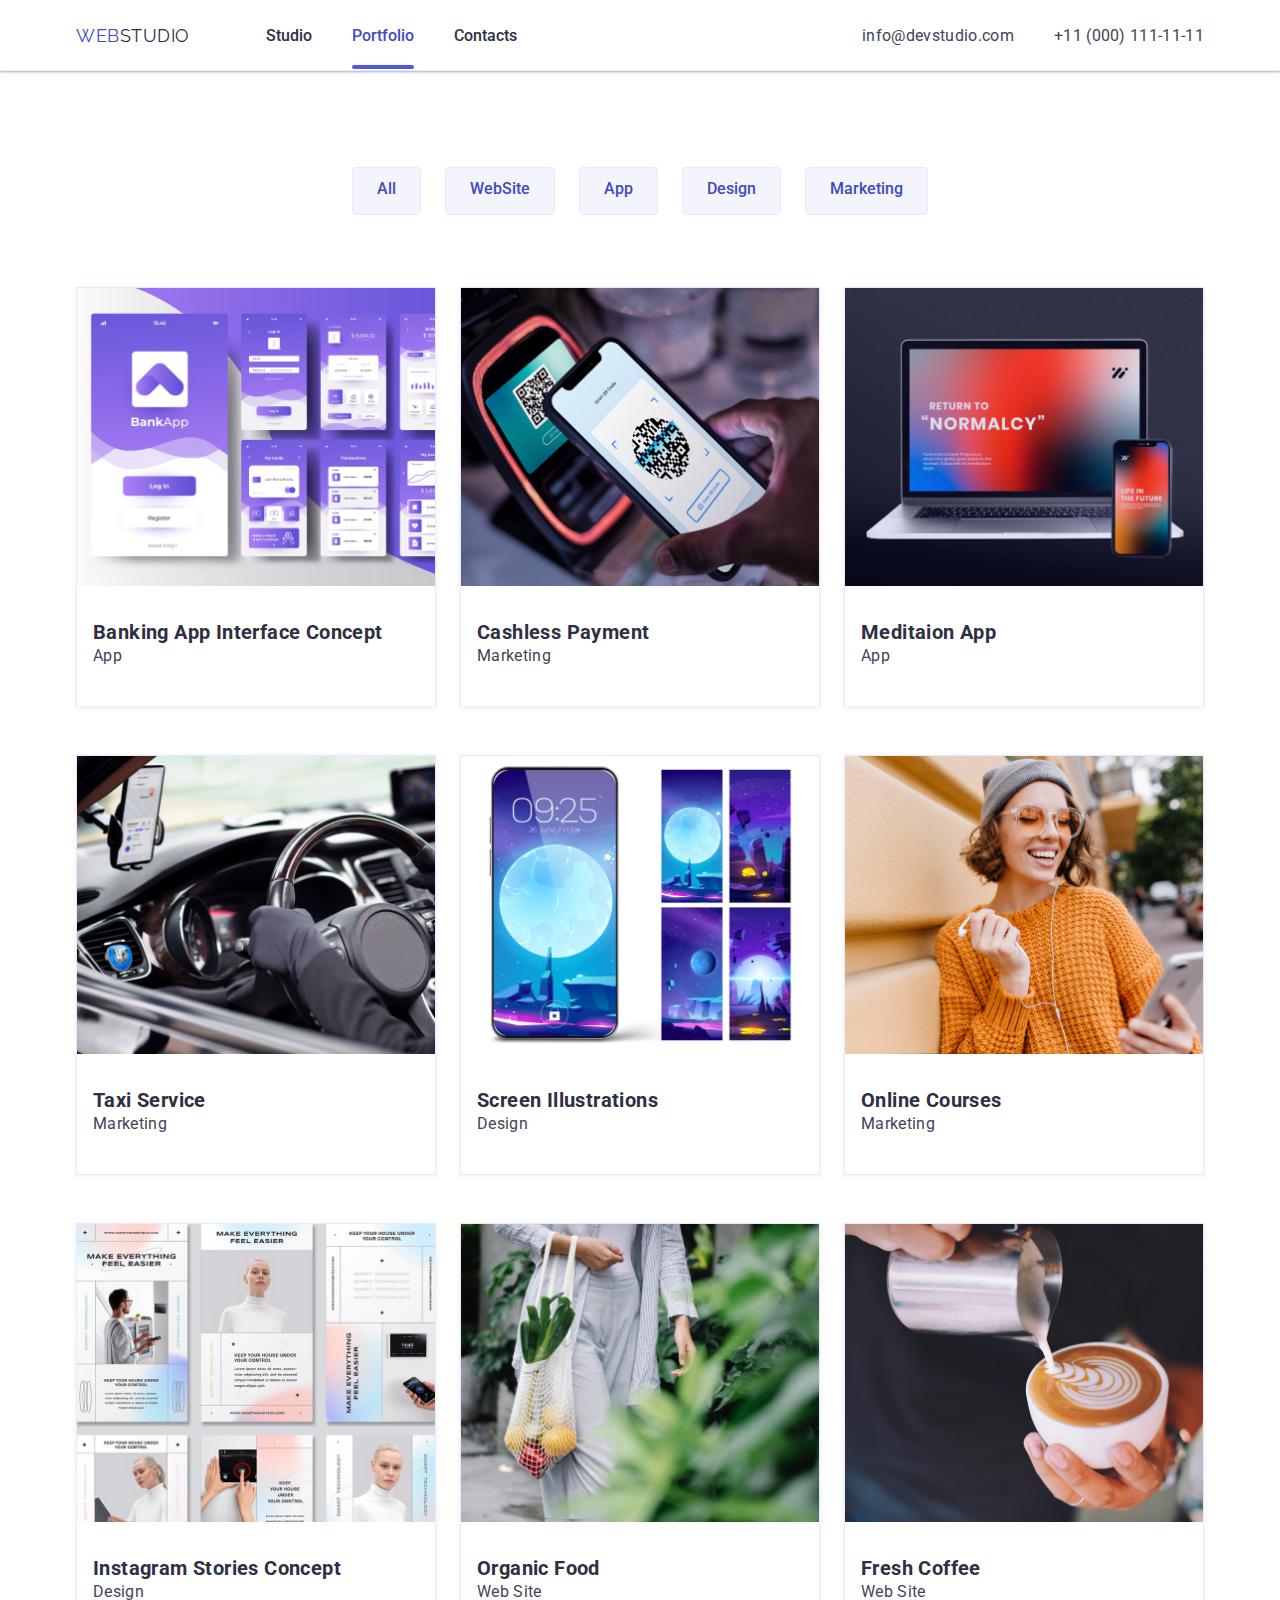
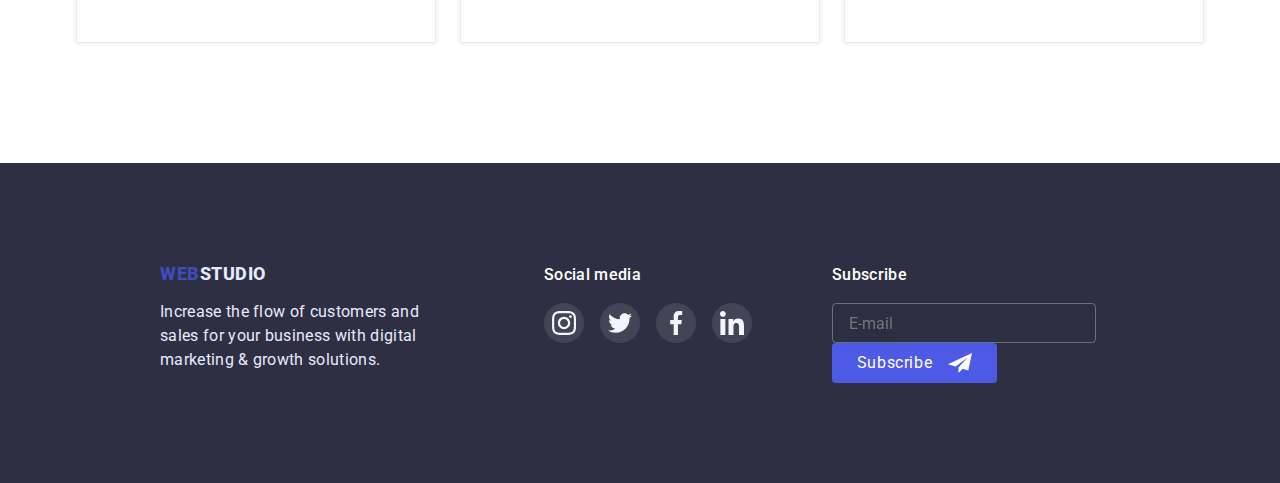
<file: portfolio.html>
<!DOCTYPE html>
<html lang="en">
  <head>
    <meta charset="UTF-8">
    <meta http-equiv="X-UA-Compatible" content="IE=edge">
    <meta name="viewport" content="width=device-width, initial-scale=1.0">
    <title>Portfolio</title>
    <link rel="preconnect" href="https://fonts.googleapis.com"><link rel="preconnect"
    href="https://fonts.gstatic.com" crossorigin><link
    href="https://fonts.googleapis.com/css2?family=Raleway:wght@800&family=Roboto:wght@400;500;700&display=swap"
    rel="stylesheet">
    <link rel="stylesheet" href="https://cdnjs.cloudflare.com/ajax/libs/modern-normalize/1.1.0/modern-normalize.min.css">
    <link rel="stylesheet" href=".//css/styles.css">
  </head>
<body>
    <!--header-->
    <header class="header">
      <div class="header-conteiner conteiner">
        <nav class="navigation">
          <a href="./index.html" class="logo">
            <span class="color-logo">Web</span>Studio
          </a>
          <ul class="header-link">
            <!--Header Navigation-->
            <li class="header-link-item">
              <a href="./index.html" class="link-nav">
                Studio
              </a>
            </li>
            <li class="header-link-item">
              <a href="./portfolio.html" class="link-nav  activ">
                Portfolio
              </a>
            </li>
            <li class="header-link-item">
              <a href="./index.html" class="link-nav">
                Contacts
              </a>
            </li>
          </ul>
        </nav>
        <address class="address">
          <!--Footer Contact List-->
          <ul class="header-nav">
            <li class="header-nav-item">
              <a href="mailto:info@devstudio.com" class="contatc-link">
                info@devstudio.com
              </a>
            </li>
            <li class="header-nav-item">
              <a href="tel:+110001111111" class="contatc-link">
                +11 (000) 111-11-11
              </a>
            </li>
          </ul>
        </address>
      </div>
    </header>
    <main>
      <section class="section portfolio">
          <div class="conteiner">
            <!-- list of nav.buttoms -->
            <!-- <h1> Selection button's -->
              <h1 class="visually-hidden">Hiden</h1>
            <ul class="button-list">
              <li>
                <button type="button" class="selection-button">All</button>
              </li>
              <li>
                <button type="button" class="selection-button">WebSite</button>
              </li>
              <li>
                <button type="button" class="selection-button">App</button>
              </li>
              <li>
                <button type="button" class="selection-button">Design</button>
              </li>
              <li>
                <button type="button" class="selection-button last">Marketing</button>
              </li>
            </ul>
            <!-- portfolio List -->
            <ul class="portfolio-list">
              <li class="portfolio-item">
                <a href="./portfolio.html">
                    <div class="portfolio-thumb">
                      <img src=".//images/portfolio-works/banking_app_1x.jpg" alt="Banking App Interface Concept" width="480"
                      height="300" class="item-image" srcset=".//images/portfolio-works/banking_app_1x.jpg 1x, .//images/portfolio-works/banking_app_2x.jpg 2x ">
                    <p class="hover-text">
                      14 Stylish and User-Friendly App Design Concepts · 
                      Task Manager App · Calorie Tracker App · Exotic Fruit Ecommerce App · 
                      Cloud Storage App
                    </p>
                    </div>
                  <div class="portfolio-subtitle">
                    <h2 class="section-subtitle-ptf">Banking App Interface Concept</h2>
                    <p class="section-text">App</p>
                  </div>
                </a>
              </li>
              <li class="portfolio-item">
                <a href="./portfolio.html">
                  <div class="portfolio-thumb">
                    <img src=".//images/portfolio-works/cashless_payment_1x.jpg" alt="Cashless Payment" width="480"
                    height="300" class="item-image" srcset=".//images/portfolio-works/cashless_payment_1x.jpg 1x, .//images/portfolio-works/cashless_payment_2x.jpg 2x">
                    <p class="hover-text">
                      14 Stylish and User-Friendly App Design Concepts · 
                      Task Manager App · Calorie Tracker App · Exotic Fruit Ecommerce App · 
                      Cloud Storage App
                    </p>
                  </div>
                  <div class="portfolio-subtitle">
                    <h2 class="section-subtitle-ptf">Cashless Payment</h2>
                    <p class="section-text">Marketing</p>
                  </div>
                </a>
              </li>
              <li class="portfolio-item">
                <a href="./portfolio.html">
                  <div class="portfolio-thumb">
                    <img src=".//images/portfolio-works/maditation_app_1x.jpg" alt="Meditaion App" width="480"
                    height="300" class="item-image" srcset=".//images/portfolio-works/maditation_app_1x.jpg 1x, .//images/portfolio-works/maditation_app_2x.jpg 2x">
                    <p class="hover-text">
                      14 Stylish and User-Friendly App Design Concepts · 
                      Task Manager App · Calorie Tracker App · Exotic Fruit Ecommerce App · 
                      Cloud Storage App
                    </p>
                  </div>
                  <div class="portfolio-subtitle">
                    <h2 class="section-subtitle-ptf">Meditaion App</h2>
                    <p class="section-text">App</p>
                  </div>
                </a>
              </li>
              <li class="portfolio-item">
                <a href="./portfolio.html">
                   <div class="portfolio-thumb">
                     <img src=".//images/portfolio-works/taxi_service_1x.jpg" alt="Taxi Service" width="480"
                     height="300" class="item-image" srcset=".//images/portfolio-works/taxi_service_1x.jpg 1x, .//images/portfolio-works/taxi_service_2x.jpg 2x">
                     <p class="hover-text">
                      14 Stylish and User-Friendly App Design Concepts · 
                      Task Manager App · Calorie Tracker App · Exotic Fruit Ecommerce App · 
                      Cloud Storage App
                    </p>
                  </div>
                  <div class="portfolio-subtitle">
                    <h2 class="section-subtitle-ptf">Taxi Service</h2>
                    <p class="section-text">Marketing</p>
                  </div>
                </a>
              </li>
              <li class="portfolio-item">
                <a href="./portfolio.html">
                   <div class="portfolio-thumb">
                     <img src=".//images/portfolio-works/screen_illustration_1x.jpg" alt="Screen Illustrations" width="480"
                     height="300" class="item-image" srcset=".//images/portfolio-works/screen_illustration_1x.jpg 1x, .//images/portfolio-works/screen_illustration_2x.jpg 2x">
                     <p class="hover-text">
                      14 Stylish and User-Friendly App Design Concepts · 
                      Task Manager App · Calorie Tracker App · Exotic Fruit Ecommerce App · 
                      Cloud Storage App
                    </p>
                  </div>
                  <div class="portfolio-subtitle">
                    <h2 class="section-subtitle-ptf">Screen Illustrations</h2>
                    <p class="section-text">Design</p>
                  </div>
                </a>
              </li>
              <li class="portfolio-item">
                <a href="./portfolio.html">
                   <div class="portfolio-thumb">
                     <img src=".//images/portfolio-works/online_courses_1x.jpg" alt="Online Courses" width="480"
                     height="300" class="item-image" srcset=".//images/portfolio-works/online_courses_1x.jpg 1x, .//images/portfolio-works/online_courses_2x.jpg 2x">
                     <p class="hover-text">
                      14 Stylish and User-Friendly App Design Concepts · 
                      Task Manager App · Calorie Tracker App · Exotic Fruit Ecommerce App · 
                      Cloud Storage App
                    </p>
                  </div>
                  <div class="portfolio-subtitle">
                    <h2 class="section-subtitle-ptf">Online Courses</h2>
                    <p class="section-text">Marketing</p>
                  </div>
                </a>
              </li>
              <li class="portfolio-item">
                <a href="./portfolio.html">
                   <div class="portfolio-thumb">
                     <img src=".//images/portfolio-works/inst_stories_1x.jpg" alt="Instagram Stories Concept" width="480"
                     height="300" class="item-image" srcset=".//images/portfolio-works/inst_stories_1x.jpg 1x, .//images/portfolio-works/inst_stories_2x.jpg 2x">
                     <p class="hover-text">
                      14 Stylish and User-Friendly App Design Concepts · 
                      Task Manager App · Calorie Tracker App · Exotic Fruit Ecommerce App · 
                      Cloud Storage App
                    </p>
                  </div>
                  <div class="portfolio-subtitle">
                    <h2 class="section-subtitle-ptf">Instagram Stories Concept</h2>
                    <p class="section-text">Design</p>
                  </div>
                </a>
              </li>
              <li class="portfolio-item">
                <a href="./portfolio.html">
                   <div class="portfolio-thumb">
                     <img src=".//images/portfolio-works/organic_food_1x.jpg" alt="Organic Food" width="480"
                     height="300" class="item-image" srcset=".//images/portfolio-works/organic_food_1x.jpg 1x, .//images/portfolio-works/organic_food_2x.jpg 2x">
                     <p class="hover-text">
                      14 Stylish and User-Friendly App Design Concepts · 
                      Task Manager App · Calorie Tracker App · Exotic Fruit Ecommerce App · 
                      Cloud Storage App
                    </p>
                  </div>
                  <div class="portfolio-subtitle">
                    <h2 class="section-subtitle-ptf">Organic Food</h2>
                    <p class="section-text">Web Site</p>
                  </div>
                </a>
              </li>
              <li class="portfolio-item">
                <a href="./portfolio.html">
                   <div class="portfolio-thumb">
                     <img src=".//images/portfolio-works/fresh_coffee_1x.jpg" alt="Fresh Coffee" width="480"
                     height="300" class="item-image" srcset=".//images/portfolio-works/fresh_coffee_1x.jpg 1x, .//images/portfolio-works/fresh_coffee_2x.jpg 2x">
                     <p class="hover-text">
                      14 Stylish and User-Friendly App Design Concepts · 
                      Task Manager App · Calorie Tracker App · Exotic Fruit Ecommerce App · 
                      Cloud Storage App
                    </p>
                  </div>
                  <div class="portfolio-subtitle">
                    <h2 class="section-subtitle-ptf">Fresh Coffee</h2>
                    <p class="section-text">Web Site</p>
                  </div>
                </a>
              </li>
            </ul>
          </div>
        </section>
    </main>
    <footer class="footer">
      <div class="conteiner footer-conteiner">
        <div class="logo-wrapper">
          <a href="./index.html" class="logo-footer">
            <span class="color-logo">Web</span>Studio
          </a>
          <p class="footer-text">
            Increase the flow of customers and sales for your business with digital
             marketing & growth solutions.
          </p>
        </div>
        <div class="soc-wrapper">
          <p class="footer-links">Social media</p>
          <ul class="footer-social">
            <li class="footer-social-item">
              <a 
                class="footer-social-link"
                href="https://www.instagram.com/"
                aria-label="instagram"
                target="_blank"
                rel="noopener noreferrer">
                <svg class="social-icon" width="24" height="24">
                  <use href="images/icons.svg#icon-instagram-1"></use>
                </svg>
              </a>
            </li>
            <li class="footer-social-item">
              <a 
                class="footer-social-link"  
                href="https://twitter.com/twitter?lang=uk"
                aria-label="twitter"
                target="_blank"   
                rel="noopener noreferrer">
                <svg class="social-icon "width="24" height="24">
                  <use href="images/icons.svg#icon-twitter-1"></use>
                </svg>
              </a>
              </li>
            <li class="footer-social-item">
              <a
                class="footer-social-link"
                href="https://www.facebook.com/"
                aria-label="facebook"
                target="_blank"
                rel="noopener noreferrer">
                <svg class="social-icon "width="24" height="24">
                  <use href="images/icons.svg#icon-facebook-1"></use>
                </svg>
              </a>
              </li>
              <li class="footer-social-item">
              <a 
                class="footer-social-link"
                href="https://ua.linkedin.com/"
                aria-label="linkedin"
                target="_blank"
                rel="noopener noreferrer">
                <svg class="social-icon "width="24" height="24">
                  <use href="images/icons.svg#icon-linkedin-1"></use>
                </svg>
              </a>
              </li> 
          </ul>
      </div>
      
      <div class="sub-wrapper">
        <form class="sup-form" action="">
          <p class="footer-links">Subscribe</p>
          <div class="sub-container">
            <input type="email" name="" id="" placeholder="E-mail" class="sub-mail">
              <button type="button" class="sub-buttom">
                <span>Subscribe</span>
                <svg class="tg-icon" width="24" height="24">
                <use href="images/icons.svg#icon-Frame"></use>
                </svg>
            </button> 
          </div>
        </form>
      </div>
    </footer>
</body>
</html>
</file>
<file: css/styles.css>
:root{
        --primary-brand: #4D5AE5;
        --active-button: #404BBF;
        --section-colour: #2E2F42;
        --success: #31D0AA;
        --text-discription: #434455;
        --subtle-text: #8E8F99;
        --accent: #E7E9FC;
        --cloud-bckground: #F4F4FD;
        --white-base: #ffffff;
    }


    body {
        font-family: 'Roboto',sans-serif;
        color: var(--section-colour);
        font-size: 16px;
        background-color: var(--white-base);
    }

    .visually-hidden {
        position: absolute;
        width: 1px;
        height: 1px;
        margin: -1px;
        border: 0;
        padding: 0;
        white-space: nowrap;
        clip-path: inset(100%);
        clip: rect(0 0 0 0);
        overflow: hidden;
    }

    ul{
        list-style-type: none;
    }

    ul,h1,h2,h3,h4,h5,h6,p{
        margin-top: 0;
        margin-bottom: 0;
    }

    ul{
        padding-left: 0;
    }

    a{
        text-decoration: none;
        color: inherit;
    }

    img{
        display: block;
        max-width: 100%;
        height: auto;
    }

    .header{
       padding: 24px 0 22px 0;
       border-bottom: 1px solid var(--accent);
        box-shadow: 0px 2px 1px rgba(46, 47, 66, 0.08),
        0px 1px 1px rgba(46, 47, 66, 0.16),
        0px 1px 6px rgba(46, 47, 66, 0.08);
    }

    @media screen and (max-width:1200px) {
        .header{
            padding: 24px 0 10px 0;}
    }
    .conteiner{
        max-width: 428px;
        margin-left: auto;
        margin-right: auto;
        padding: 0 15px;} 
    

    @media screen and (min-width:768px){
        .conteiner{
            max-width: 768px;
            }
    }

    @media screen and (min-width:1200px){
    .conteiner{
        max-width: 1158px;}
    }       

    
    .header-conteiner{
        display: flex;
        align-items: center;
    }

    .navigation{
        display: flex;
        align-items: center;
    }
    
    @media screen and (max-width: 768px){
        .section{
            padding-top: 96px;
        padding-bottom: 96px;}
    }
    @media screen and (min-width:768px){
        .section{
            padding-top: 96px;
            padding-bottom: 96px;}
    }
    @media screen and (min-width:1200px){
        .section{
            padding-top: 120px;
            padding-bottom: 120px;}
    }

    .address{
        margin-left: auto;
    }   

    .header-nav{
        display: flex;
        margin-left: auto;
        gap: 40px;
    }

    @media screen and (max-width:768px){
        .header-nav {
            display: none;}
    }

    @media screen and (min-width:768px) and (max-width:1200px){
        .header-nav {
            display: flex;
            flex-direction: column;
            gap: 4px;}
    }

    .link-nav.activ::after{
        content: '';
        position: absolute;
        display: block;
        width: 100%;
        height: 4px;
        border-radius: 2px;
        background-color: var(--primary-brand);
        bottom: -24px;

        transition-property: opacity;
        transition-duration: 250ms;
        transition-timing-function: cubic-bezier(0.4, 0, 0.2, 1);
    }

    .link-nav.activ{
        color: var(--active-button);
    }


    .header-link{
        display: none;
    }

    @media screen and (min-width:768px){
        .header-link{
            margin-left: 76px;
            display: flex;
            gap: 40px;  }
    } 

    @media screen and (min-width:768px) and (max-width:1200px){
        .header-link{
            margin-left: 120px;}
    }
  
    nav{
        display: block;
    }

    .color-logo{
        color: var(--active-button);
    }

    .logo{
        color: var(--section-colour);
        font-family: 'Raleway';
        font-size: 18px;
        line-height: 1.33;
        align-items: center;
        letter-spacing: 0.03em;
        text-transform: uppercase;
        display: inline-block;
    }

    .link-nav{
        position: relative;
        line-height: 1.5;
        letter-spacing: 0.02px;
        font-weight: 500;
        transition-property: color;
        transition-duration: 250ms;
        transition-timing-function: cubic-bezier(0.4, 0, 0.2, 1);
    }

    .link-nav:hover,
    .link-nav:focus{
        color: var(--active-button);
    }

    .contatc-link{
        position: relative;
        font-weight: 400;
        color:var(--text-discription);
        font-style: normal;

        transition-property: color;
        transition-duration: 250ms;
        transition-timing-function: cubic-bezier(0.4, 0, 0.2, 1);
    }

    @media screen and (min-width:768px) {
        .contatc-link{
            font-size: 12px;
            line-height: 1,3;
            letter-spacing: 0.04em;}
    }
    @media screen and (min-width:1200px) {
        .contatc-link{
            font-size: 16px;
            line-height: 1,5;
            letter-spacing: 0.02em;}
        
    }

    .contatc-link:hover,
    .contatc-link:focus{
        color: var(--active-button);
    }

    .studio-activ::after{
        opacity: 1;
    }

     .portfolio-activ::after{
        opacity: 1;
    } 

    .burger{
        fill: var(--section-colour);
    }

    .banner{
        background-image: linear-gradient(
                to top,
                rgba(46, 47, 66, 0.7),
                rgba(46, 47, 66, 0.7)),
                url("../images/bcg_pctr/Dark-bg480_1x.jpg");
                background-repeat: no-repeat;
                margin-left: auto;
                margin-right: auto;
    }

    @media screen and (min-resolution: 2ddx){
        .banner{
            background-image: url("../images/bcg_pctr/Dark-bg480_2x.png");}  
    }
    
    @media screen and (max-width: 768px){
        .banner{
            background-position: center;
            background-size: cover;
            text-align: center;
            padding-top: 112px;
            padding-bottom: 112px;} 
    }

    @media screen and (min-width:768px){
        .banner{
            background-position: center;
            background-size: cover;
            min-width: 428px;
            text-align: center;
            padding-top: 112px;
            padding-bottom: 108px;
            min-width: 768px;

            background-image: linear-gradient(
                to top,
                rgba(46, 47, 66, 0.7),
                rgba(46, 47, 66, 0.7)),
                url("../images/bcg_pctr/Dark-bg768_1x.jpg");}
    }

    @media screen and (min-resolution: 2ddx){
        .banner{
            background-image: url("../images/bcg_pctr/Dark-bg768_2x.jpg");}  
    }

    @media screen and (min-width:1200px){
    .banner{
        padding-top: 188px;
        padding-bottom: 188px;
        max-width: 1440px;
        background-image: linear-gradient(
            to top,
            rgba(46, 47, 66, 0.7),
            rgba(46, 47, 66, 0.7)),
            url("../images/bcg_pctr/people-office\ 11128_1x.jpg");}
    }

    @media screen and (min-resolution: 2ddx){
        .banner{
            background-image: url("../images/bcg_pctr/people-office\ 11128_2x.jpg");}  
    }

    
    .about{
        padding-top: 0px;
    }

    @media screen and (max-width:1200px){
        .about{
            display: none;} 
    }

    @media screen and (min-width:420px) {
        .banner-title{
            width: 320px;
        }    
    }

    @media screen and (max-width: 768px){
        .banner-title{
            color: var(--white-base); 
            font-size: 36px;
            line-height: 1.1;
            text-align: center;
            letter-spacing: 0.02em;
            margin-left: auto;
            margin-right: auto;
            margin-bottom: 72px;}
    }

    @media screen and (min-width:768px){
        .banner-title{
            color: var(--white-base);
            width: 496px;
            font-size: 56px;
            line-height: 1.07;
            letter-spacing: 0.02em;
            margin-left: auto;
            margin-right: auto;
            margin-bottom: 40px;}
    }

    @media screen and (min-width:1200px){
    .banner-title{
        width: 496px;
        margin-bottom: 48px;}
    }
    

    .backdrop{
        position: fixed;
        top: 0;
        left: 0;
        width: 100%;
        height: 100%;
        overflow-y: hidden;
        background: rgba(46, 47, 66, 0.4);

        transition: opacity, visibility;
        transition-duration: 250ms;
        transition-timing-function: cubic-bezier(0.4, 0, 0.2, 1);
    }

    .backdrop.is-hidden{
        opacity: 0;
        pointer-events: none;
        visibility: hidden;
    }


    @media screen and (max-width: 768px) {
        .modal{
        position: absolute;
        top: 50%;
        left: 50%;
        transform: translate(-50%,-50%);
        width: 90%;
        max-height: 700px;
    
        background: #FCFCFC;
        box-shadow: 0px 1px 1px rgba(0, 0, 0, 0.14),
                    0px 1px 3px rgba(0, 0, 0, 0.12),
                    0px 2px 1px rgba(0, 0, 0, 0.2);
        border-radius: 4px;
        padding-top: 72px;
        padding-left: 16px;
        padding-right: 16px;
        padding-bottom: 24px;}
    }

    @media screen and (min-width: 768px) {
        .modal{
            position: absolute;
            top: 50%;
            left: 50%;
            transform: translate(-50%,-50%);

            width: 408px;
            min-height: 586px;
    
            background: #FCFCFC;
            box-shadow: 0px 1px 1px rgba(0, 0, 0, 0.14),
                        0px 1px 3px rgba(0, 0, 0, 0.12),
                        0px 2px 1px rgba(0, 0, 0, 0.2);
            border-radius: 4px;
            padding-top: 72px;
            padding-left: 24px;
            padding-right: 24px;
            padding-bottom: 24px;}
    }
    .modal-button{
        position: absolute;
        display: block;
        width: 24px;
        height: 24px;
        top: 24px;
        right: 24px;
        border-radius: 50%;
        background: var(--accent);
        border: 1px solid rgba(0, 0, 0, 0.1);
        cursor: pointer; 

    }

    .modal-button:hover,
    .modal-button:focus{
        background: var(--active-button);
    }

    .modal-button:hover .close,
    .modal-button:focus .close{
        fill: var(--cloud-bckground);
    }

    .modal-header{
        font-weight: 500;
        font-size: 16px;
        line-height: 1.5;
        text-align: center;
        letter-spacing: 0.02em;
        margin-bottom: 14px;
    }

    .modal-title{
        font-size: 12px;
        line-height: 1.33;
        letter-spacing: 0.04em;
        color: #757575;
        margin-bottom: 4px;
    }

    .field{
        width: 100%;
        height: 40px;
        border: 1px solid rgba(33, 33, 33, 0.2);
        border-radius: 4px;
        padding-left: 38px;

        transition-property: border;
        transition-duration: 250ms;
        transition-timing-function: cubic-bezier(0.4, 0, 0.2, 1)
    }

    .field:focus{
        outline: none;
        border:1px solid #4D5AE5;
    }


    .field:focus + .contact-icon{
        fill: var(--primary-brand);
    }


    .comment{
        display: block;
        width: 100%;
        height: 120px;
        border: 1px solid rgba(33, 33, 33, 0.2);
        border-radius: 4px;

        font-style: normal;
        font-weight: 400;
        font-size: 12px;
        line-height: 1.33;
        letter-spacing: 0.04em;
        color: rgba(117, 117, 117, 0.5);
        padding-left: 16px;
        padding-top: 8px;
        margin-bottom: 16px;
        resize: none;
    }


    .accept{
        font-style: normal;
        font-weight: 400;
        font-size: 12px;
        line-height: 1.3;
        letter-spacing: 0.04em;
        color: var(--subtle-text);
    }

    .privacy-check{
        display: flex;
        margin-bottom: 24px;
    }

    .checkbox{
        width: 16px;
        height: 16px;
        border: 1.25px solid var(--section-colour);
        border-radius: 2px;
        margin-right: 8px;

        transition-property: accent-color;
        transition-duration: 250ms;
        transition-timing-function: cubic-bezier(0.4, 0, 0.2, 1)
    }

    .checkbox:hover,
    .checkbox:focus{
        accent-color: var(--active-button);
    }

    .privacy{
        font-weight: 400;
        font-size: 12px;
        line-height: 1.33;
        letter-spacing: 0.04em;
        text-decoration-line: underline;
        color: var(--primary-brand);
    }

    .send{
        width: 169px;
        display: block;
        margin-left: auto;
        margin-right: auto;
    }

    .contact-relativ{
        position: relative;
        margin-bottom: 8px;
    }

    .contact-icon{
        position: absolute;
        top: 8px;
        left: 16px;

        transition-property: fill;
        transition-duration: 250ms;
        transition-timing-function: cubic-bezier(0.4, 0, 0.2, 1)
    }


    @media screen and (max-width:1200px){
        .work-list{
            display: none;}
    }
    @media screen and (min-width:1200px){
        .work-list{
            display: flex;
            column-gap: 24px;}
    }

    .work-item{
        border: 1px solid var(--accent);
    }

    .taem-block{
        outline: 1px solid inherit;
        border-radius: 0px 0px 4px 4px;
        background-color: var(--white-base);
        padding-bottom: 32px;
        box-shadow: 0px 1px 6px rgba(46, 47, 66, 0.08), 
        0px 1px 1px rgba(46, 47, 66, 0.16), 
        0px 2px 1px rgba(46, 47, 66, 0.08);}


     @media screen and (max-width:768px){
        .taem-block{
            width: 264px;
        }
    }

    .taem-block > h3{
        margin: 0px;
        padding: 0px;
        text-align: center;
        margin-top: 32px;
    }

    .taem-block > p{
        margin: 0px;
        padding: 0px;
        text-align: center;
        margin-top: 8px;
    }

    .team-link{
        display: flex;
        justify-content: center;
        gap: 24px;
        margin-top: 8px;
    }

    .social-item{
        display: flex;
        align-items: center;
        justify-content: center;
        border-radius: 50%;
        height: 40px;
        width: 40px;
        background-color: var(--primary-brand);

        transition-property: background-color;
        transition-duration: 250ms;
        transition-timing-function: cubic-bezier(0.4, 0, 0.2, 1)
    }

    .social-item:hover,
    .social-item:focus{
        background-color: var(--active-button);
    }

    .section-title{
        font-size: 36px;
        line-height: 1.1;
        text-align: center;
        letter-spacing: 0.02em;
        text-transform: capitalize;
        margin-bottom: 72px;
    }


    @media screen and (max-width:1200px){
        .section-title-what{
            display: none;}
    } 

    @media screen and (min-width:1200px){
        .section-title-what{
            font-size: 36px;
            line-height: 1.1;
            text-align: center;
            letter-spacing: 0.02em;
            text-transform: capitalize;
            margin-bottom: 72px;}
    } 

    @media screen and (max-width:767px){
        .section-subtitle{
            text-align: center;
        }
    }

    @media screen and (max-width:1200px){
        .section-subtitle{
            font-size: 36px;
            line-height: 1.1;
            letter-spacing: 0.02em;
            font-weight: 700;
            margin-bottom: 8px;}
    }

    @media screen and (min-width:1200px){
        .section-subtitle{
            font-weight: 500;
            font-size: 20px;
            line-height: 1,2;}
    }


    .section-subtitle-ptf{
        font-size: 20px;
        line-height: 1.2;
        letter-spacing: 0.02em;
    }
        
    

    @media screen and (max-width:768px){
        .section-text{
            width: 100%;}
    }
    .section-text{
        line-height: 1.5;
        letter-spacing: 0.02em;
        color: var(--text-discription);
        letter-spacing: 0.02em;
    }

    .team{
        background-color: var(--cloud-bckground);
    }


    @media screen and (max-width: 768px) {
        .team-list{
            display: flex;
            flex-direction: column;
            align-items: center;
            gap: 72px;}
    } 

    @media screen and (min-width:768px){
        .team-list{
            display: flex;
            flex-direction: row;
            flex-wrap: wrap;
            gap: 96px 24px;
            justify-content: center;}
    }

    @media screen and (max-width: 768px){
        .customers-list{
            display: flex;
            flex-wrap: wrap;
            gap: 72px 16px;}
    }

    @media screen and (min-width:768px){
        .customers-list{
            display: flex;
            justify-content: center;
            flex-wrap: wrap;
            gap: 72px 24px;} 
    }

    @media screen and (min-width:1200px){
        .customers-list{
            gap: 24px;
            align-items: center;
            margin-left: auto;
            margin-right: auto;}
    }

    @media screen and (max-width: 768px){
        .costumer-order{
            flex-basis: calc((100% - 16px) / 2);}
    }

     @media screen and (min-width:768px){
        .costumer-order{
            max-width: 168px;
            flex-basis: calc((100% - 72px) / 3);
        }
    }
    
    @media screen and (min-width:1200px){
    .costumer-order{
        flex-basis: calc((100% - 120px) / 6);}
    }

    .customer-point{
        display: flex;
        justify-content: center;
        align-items:center;
        width: 100%;
        height: 88px;
        border: 1px solid var(--subtle-text);
        border-radius: 4px;

        transition-property: border;
        transition-duration: 250ms;
        transition-timing-function: cubic-bezier(0.4, 0, 0.2, 1)
    }

    /* @media screen and (min-width:768px) {
        .customer-point{
            max-width: 168px;}
    } */

    .customer-point:hover,
    .customer-point:focus{
        border: 1px solid var(--active-button);
    }

    .customer-item{
        fill: var(--subtle-text);

        transition-property: fill;
        transition-duration: 250ms;
        transition-timing-function: cubic-bezier(0.4, 0, 0.2, 1)
    }

    .customer-point:focus .customer-item,
    .customer-point:hover .customer-item{
        fill: var(--active-button);  
    }

    .mainpage-button{
        background-color: var(--primary-brand);
        color: var(--white-base);
        cursor: pointer;
        line-height: 1.5; 
        text-align: center;
        letter-spacing: 0.04em;
        border-radius: 4px;
        border-width: 0px;
        padding: 16px 32px;
        min-width: 169px;   

        transition-property: background-color;
        transition-duration: 250ms;
        transition-timing-function: cubic-bezier(0.4, 0, 0.2, 1)
    }

    .mainpage-button:hover,
    .mainpage-button:focus{
        background-color: var(--active-button);

    }

    .selection-button{
        background-color: var(--cloud-bckground);
        color: var(--active-button);
        border: 1px solid var(--accent);
        border-radius: 4px;
        font-weight: 500;
        min-width: 69px;
        min-height: 48px;
        display: flex;
        padding: 12px 24px;
        cursor: pointer;

        transition-property: color, background-color, box-shadow;
        transition-duration: 250ms;
        transition-timing-function: cubic-bezier(0.4, 0, 0.2, 1);
    }

    .selection-button:hover,
    .selection-button:focus{
        background-color: var(--active-button);
        color: var(--cloud-bckground); 
        box-shadow: 0px 3px 1px rgba(0, 0, 0, 0.1),
         0px 2px 1px rgba(0, 0, 0, 0.08), 
         0px 2px 2px rgba(0, 0, 0, 0.12);
    }

    .portfolio{
        padding-top: 96px;
    }

    @media screen and (max-width: 768px) {
        .button-list{
            display: flex;
            flex-wrap: wrap;
            gap: 24px;
            margin-bottom: 48px;}
    }

    @media screen and (min-width:768px) {
        .button-list{
            display: flex;
            flex-wrap: wrap;
            gap: 24px;
            justify-content: center;
            margin-bottom: 64px;}
    }

    @media screen and (min-width:1200px) {
        .button-list{
            justify-content: center;
            margin-bottom: 72px;}
    }

    
    .benefits-list{
        display: flex;
        flex-wrap: wrap;
        gap: 72px 24px;
    }
    

    @media screen and (min-width:1200px){
        .benefits-list{
            display: flex;
            flex-wrap: nowrap;
            gap: 24px;}
    }

    @media screen and (max-width:380px) {
        .benefits-point:not(:last-child){
            margin-bottom: 72px;
        }
        
    }

    @media screen and (min-width:768px) and (max-width:1200px){
        .benefits-point{
            max-width: 356px;}
    }

    
    @media screen and (min-width:1200px){
        .benefits-point{
            width: 264px;}
    }
    
    @media screen and (min-width:1200px){
        .benefits-icon{
            display: flex;
            align-items: center;
            justify-content: center;
            width: 264px;
            height: 112px;
            border-radius: 4px;
            background-color: var(--cloud-bckground);
            margin-bottom: 8px;}
    }

    @media screen and (max-width:1200px){
        .benefits-icon{
            display: none;}
    }

    @media screen and (max-width:768px) {
        .portfolio-list{
            width: 100%;}
    }

    @media screen and (min-width:768px) {
        .portfolio-list{
            display: flex;
            flex-wrap: wrap;
            gap: 72px 24px;}
    }

    @media screen and (min-width:1200px) {
        .portfolio-list{
            gap: 48px 24px;}
    }

    .portfolio-item{
        border: 1px solid var(--accent);
        flex-basis: calc((100% - 48px) / 3);
        box-shadow: 0px 1px 6px rgba(46, 47, 66, 0.08);

        transition-property:box-shadow;
        transition-duration:250ms;
        transition-timing-function:cubic-bezier(0.4, 0, 0.2, 1);
    }

    @media screen and (max-width:768px){
        .portfolio-item{
            height: 400px;
            width: 100%;}
    }
     @media screen and (min-width:768px){
        .portfolio-item{
            height: 420px;  
            width: 50%;
            flex-basis: calc((100% - 48px) / 2);}
    }
    @media screen and (min-width:1200px){
        .portfolio-item{
            width: 33%;
            flex-basis: calc((100% - 48px) / 3);}
    } 

    .portfolio-item:hover{
        box-shadow: 0px 1px 6px rgba(46, 47, 66, 0.08),
         0px 1px 1px rgba(46, 47, 66, 0.16), 
         0px 2px 1px rgba(46, 47, 66, 0.08);
    }

    .portfolio-thumb{
        position: relative;
        overflow: hidden;
    }

    @media screen and (max-width:768px) {
        .portfolio-thumb{
            position: relative;
            overflow: hidden;
            height: 280px;} 
    }

    @media screen and (min-width:768px) {
        .portfolio-thumb{
            height: 300px;} 
    }

    .hover-text{
        position: absolute;
        top: 0;
        left: 0;
        color: var(--cloud-bckground);
        background-color: var(--primary-brand);
        opacity: 0.8;
        width: 100%;
        height: 100%;
        padding: 20px;

        font-size: 16px;
        line-height: 1.5;
        letter-spacing: 0.02em;

        transform: translate(0,100%);
        transition-duration: 250ms;
        transition-timing-function: cubic-bezier(0.4, 0, 0.2, 1);
    }

    .portfolio-item{
        position: relative;
       
        transition-property: transorm;
        transition-duration: 250ms;
        transition-timing-function: cubic-bezier(0.4, 0, 0.2, 1);
    }

    .portfolio-item:hover .hover-text{
        transform: translate(0, 0);
    }

    .item-image{
        display: block;
    }

    @media screen and (min-width:480px){
        .item-image{
            background-size: contain;
            width: 100%;}
    }

    .portfolio-subtitle{
        padding-left: 16px;
        padding-top: 32px;
        padding-bottom: 32px;
    }

    @media screen and (max-width:1200px){
        .footer{
            padding-top: 96px;
            padding-bottom: 96px;
            background-color: var(--section-colour);} 
    }

    @media screen and (min-width:1200px){
        .footer{
            background-color: var(--section-colour);
            padding-top: 100px;
            padding-bottom: 100px;} 
    }


    .logo-footer{
        color: var(--accent);
        font-weight: 800;
        font-size: 18px;
        line-height: 21px;
        letter-spacing: 0.03em;
        text-transform: uppercase;
    }

    @media screen and (max-width:768px) {
        .logo-wrapper{
            display: flex;
            flex-direction: column;
            align-items: center;
            margin-bottom: 72px;} 
    }

    @media screen and (min-width:768px) and (max-width:1200px){
        .logo-wrapper{
            display: inline-block;
            margin-left: 108px;} 
    }

    @media screen and (min-width:1200px) {
        .footer-conteiner{
            justify-content: center;} 
    }


    .footer-links{
        font-style: normal;
        font-weight: 500;
        font-size: 16px;
        line-height: 1.5;
        letter-spacing: 0.02em;
        color: var(--white-base);
        margin-bottom: 16px;
    }
    
    .footer-social{
        display: flex;
        margin-top: 16px;
        gap: 16px;
    }
    .footer-text{
        line-height: 1.5;
        font-weight: 400;
        letter-spacing: 0.02em;
        color: var(--accent);
        width: 264px;
        height: 72px;
        margin-top: 16px;
    }

    @media screen and (min-width:480px) {
        .footer-conteiner{
            display: block;}
    }
    @media screen and (min-width:1200px) {
        .footer-conteiner{
            display: flex;
            margin-left: auto;
            margin-right: auto;} 
    }


    @media screen and (max-width:768px) {
        .soc-wrapper{
            display: flex;
            flex-direction: column;
            align-items: center;
            margin-bottom: 72px;} 
    }

    @media screen and (min-width:768px){
        .soc-wrapper{
            display: inline-block;
            margin-left: 24px;
            margin-bottom: 72px;} 
    }

    @media screen and (min-width:1200px) {
        .soc-wrapper{
            margin-left: 120px;
            margin-bottom: 0px;} 
    }

    .footer-social-link{
        display: flex;
        align-items: center;
        justify-content: center;
        border-radius: 50%;
        height: 40px;
        width: 40px;
        background-image: linear-gradient(to top,
        rgba(255, 255, 255, 0.1),
        rgba(255, 255, 255, 0.1));

        transition-property:  background-color;
        transition-duration: 250ms;
        transition-timing-function: cubic-bezier(0.4, 0, 0.2, 1);
    }

    .footer-social-item{
        transition-property:  border, border-radius ;
        transition-duration: 250ms;
        transition-timing-function: cubic-bezier(0.4, 0, 0.2, 1);
    }

    .footer-social-link:hover,
    .footer-social-link:focus{
        background-color: var(--success);
    }

    @media screen and (max-width:768px) {
        .sub-wrapper{
            display: flex;
            flex-direction: column;
            align-items: center;} 
    }
    @media screen and (min-width:768px) {
        .sub-wrapper{
            margin-left: 108px;
            align-items: normal;}
    } 

    @media screen and (min-width:1200px) {
        .sub-wrapper{
            margin-left: 80px;} 
    }

    @media screen and (max-width:768px) {
        .sup-form{
            display: flex;
            flex-direction: column;
            align-items: center;}
    }
    
    
    @media screen and (min-width:768px) {
        .sup-form{
            display: block;}
    }


    @media screen and (max-width:480px){
        .cover{
            display: flex;
            flex-direction: column;
            align-items: center;}
    }

    @media screen and (min-width:480px){
        .cover{
            display: flex;
            flex-direction: row;
            align-items: end;
        }
    }
    @media screen and (max-width:768px)  {
        .sub-container{
            display: flex;
            flex-direction: column;
            align-items: center;
            gap: 16px;}
    }

    @media screen and (min-width:768px)  {
        .sub-container{
            display: flex;
            flex-direction: column;
            align-items: flex-start;
            gap: 0px;}
    }


    .sub-mail{
        width: 264px;
        height: 40px;
        margin-right: 24px;
        color: var(--accent);
        background-color: transparent;
        outline: transparent;
        border: 1px solid rgba(255, 255, 255, 0.3);
        filter: drop-shadow(0px 4px 4px rgba(0, 0, 0, 0.15));
        border-radius: 4px;
        padding-left: 16px;
    }
    
    @media screen and (max-width:480px){
        .sub-mail{
            max-width: 100%;
            margin-left: auto;
            margin-right: auto;
            margin-bottom: 16px;}
        
    }

    .sub-buttom{
        background-color: var(--primary-brand);
        color: var(--white-base);
        cursor: pointer;
        line-height: 1.5; 
        text-align: center;
        letter-spacing: 0.04em;
        border-radius: 4px;
        border-width: 0px;
        min-width: 165px;
        height: 40px;
        display: flex;
        justify-content: center;
        align-items: center;

        transition-property: background-color;
        transition-duration: 250ms;
        transition-timing-function: cubic-bezier(0.4, 0, 0.2, 1)
    }

    .sub-buttom:hover,
    .sub-buttom:focus{
        background-color: var(--active-button);
    }


    .tg-icon{
        margin-left: 16px;
    } 
    
    .register{
        display: flex;
        flex-direction:column;
    }

/* menu */
    .menu-toggle {
        min-height: 40px;
        min-width: 40px;
        display: flex;
        align-items: center;
        justify-content: center;
      
        margin: 0;
        padding: 0;
        background-color: var(--white-base);
        cursor: pointer;
        border: none;
        border-radius: 50%;
        outline: none;
      }
      .menu-toggle.x.js-close-menu{
        background-color: var(--accent);
        min-height: 24px;
        min-width: 24px;
    }
      
      @media (min-width: 768px) {
        .menu-toggle {
          display: none;
        }
      }
      
      .menu-toggle:hover,
      .menu-toggle:focus {
        background-color: transparent;
      }
      
      .menu-container {
        display: flex;
        flex-direction: column;
        position: fixed;
        top: 0;
        left: 0;
        width: 100vw;
        height: 100vh;
        padding-top: 80px;
        padding-left: 40px;
        padding-bottom: 40px;
        background-color: var(--white-base);
        z-index: 999;
      
        transform: translateX(150%);
        transition: transform 250ms ease-in-out;
        opacity: 0;
      }

      .menu-toggle:hover .menu-icon{
        fill: var(--accent);
      }
      
      .menu-container.is-open {
        transform: translateX(0);
        opacity: 1;
        background-color: var(--white-base);
      }
      
      .menu-container .menu-toggle {
        position: absolute;
        top: 16px;
        right: 16px;
        color: var(--section-colour);
      }
      
      .mobile-menu {
        padding: 0;
        margin: 0;
        list-style: none;
      }
      
      .mobile-menu .link {
        display: block;
        padding: 10px;
        color: #fff;
        text-decoration: none;
      }

      .mobile-menu-contacts{
        margin-top: auto;
      }

      .contact-burger{
        font-weight: 600;
        font-size: 36px;
        line-height: 1,1;  
        color: var(--primary-brand);
      }


      .contatc-link.activ.burger-navigation-item{
        font-weight: 600;
        color: var(--primary-brand);
      }

      .tgl{
        margin-bottom: 48px;
      }
      
      .team-link-toggle{
        display: flex;
        gap: 24px;
        justify-content: flex-start;
      }

      .items{
        margin-bottom: 40px;
      }

      @media screen and (max-width:428px) {
          .burger-navigation-item{
                font-weight: 700;
                font-size: 27px;
                line-height: 1,1;
                letter-spacing: 0.02em;
                margin-bottom: 40px;
          }
      }

      @media screen and (min-width:428px){
        .burger-navigation-item{
            font-weight: 700;   
            font-size: 36px;
            line-height: 1,1;
            letter-spacing: 0.02em;
            margin-bottom: 40px;}
      }

      .burger-mail-item{
        font-weight: 500;
        font-size: 20px;
        line-height: 1,2;
        letter-spacing: 0.02em;
        color: var(--text-discription);
      }
</file>
